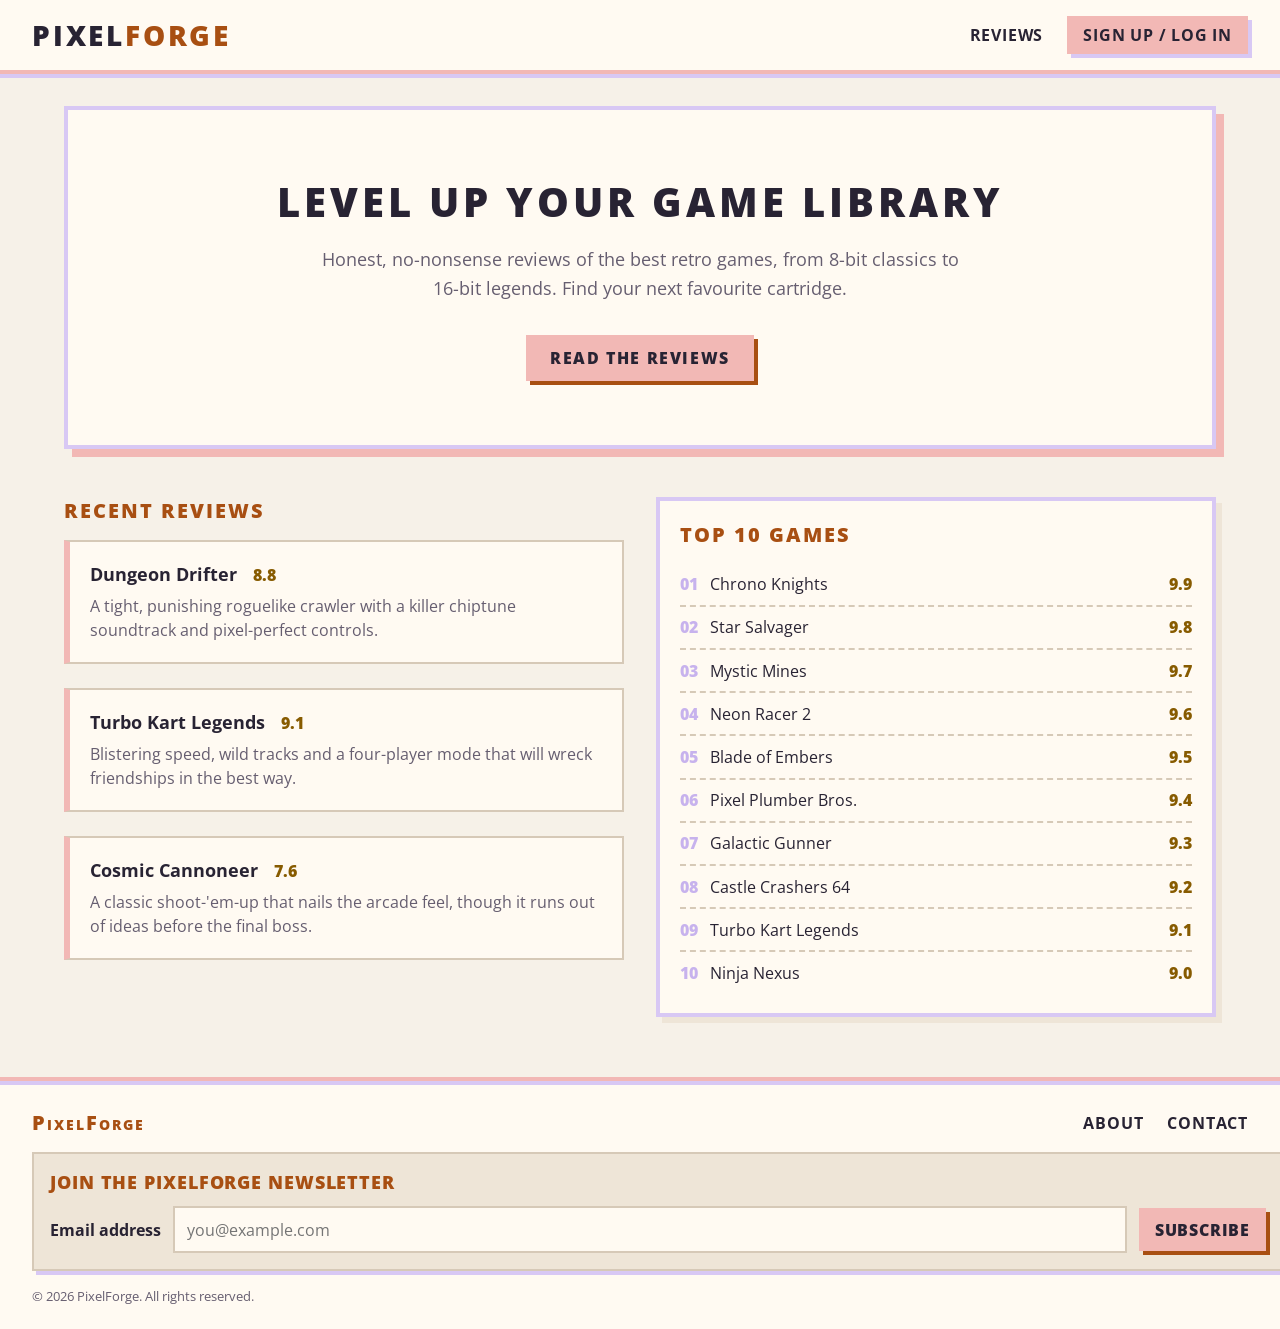
<file: index.html>
<!DOCTYPE html>
<html lang="en">
<head>
    <title>PixelForge | Homepage</title>
    <link rel="stylesheet" href="/styles.css">
</head>
<body>

    <header>
        <h1>Pixel<span>Forge</span></h1>
        <nav>
            <ul>
                <li><a href="#">Reviews</a></li>
                <li><a href="#" class="signup">Sign up / Log in</a></li>
            </ul>
        </nav>
    </header>

    <main>
        <section class="hero">
            <h2>Level up your game library</h2>
            <p>Honest, no-nonsense reviews of the best retro games, from 8-bit classics to 16-bit legends. Find your next favourite cartridge.</p>
            <a href="#" class="cta">Read the reviews</a>
        </section>

        <section class="highlights">
            <section>
                <h2>Recent Reviews</h2>
                <article>
                    <h3>Dungeon Drifter</h3>
                    <data value="8.8">8.8</data>
                    <p>A tight, punishing roguelike crawler with a killer chiptune soundtrack and pixel-perfect controls.</p>
                </article>
                <article>
                    <h3>Turbo Kart Legends</h3>
                    <data value="9.1">9.1</data>
                    <p>Blistering speed, wild tracks and a four-player mode that will wreck friendships in the best way.</p>
                </article>
                <article>
                    <h3>Cosmic Cannoneer</h3>
                    <data value="7.6">7.6</data>
                    <p>A classic shoot-'em-up that nails the arcade feel, though it runs out of ideas before the final boss.</p>
                </article>
            </section>

            <aside>
                <h2>Top 10 Games</h2>
                <ol>
                    <li><span>Chrono Knights</span><data value="9.9">9.9</data></li>
                    <li><span>Star Salvager</span><data value="9.8">9.8</data></li>
                    <li><span>Mystic Mines</span><data value="9.7">9.7</data></li>
                    <li><span>Neon Racer 2</span><data value="9.6">9.6</data></li>
                    <li><span>Blade of Embers</span><data value="9.5">9.5</data></li>
                    <li><span>Pixel Plumber Bros.</span><data value="9.4">9.4</data></li>
                    <li><span>Galactic Gunner</span><data value="9.3">9.3</data></li>
                    <li><span>Castle Crashers 64</span><data value="9.2">9.2</data></li>
                    <li><span>Turbo Kart Legends</span><data value="9.1">9.1</data></li>
                    <li><span>Ninja Nexus</span><data value="9.0">9.0</data></li>
                </ol>
            </aside>
        </section>
    </main>

    <footer>
        <p>PixelForge</p>
        <nav>
            <ul>
                <li><a href="/about.html">About</a></li>
                <li><a href="#">Contact</a></li>
            </ul>
        </nav>
        <section class="newsletter">
            <h2>Join the PixelForge newsletter</h2>
            <form>
                <label for="newsletter-email">Email address</label>
                <input id="newsletter-email" name="email" type="email" placeholder="you@example.com" required>
                <button type="submit">Subscribe</button>
            </form>
        </section>
        <small>&copy; 2026 PixelForge. All rights reserved.</small>
    </footer>

</body>
</html>
</file>
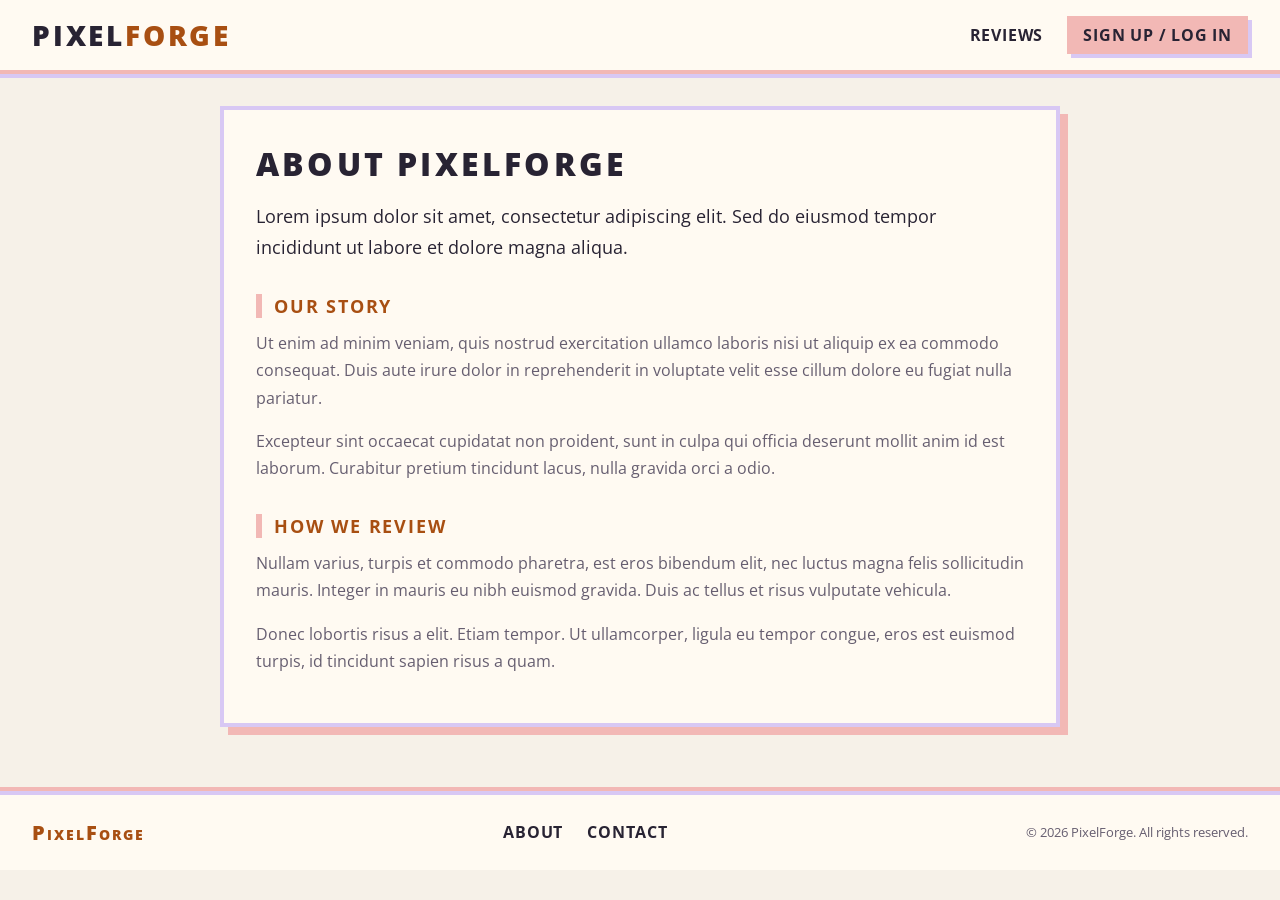
<file: about.html>
<!DOCTYPE html>
<html lang="en">
<head>
    <title>About | PixelForge</title>
    <link rel="stylesheet" href="/styles.css">
</head>
<body>

    <header>
        <h1>Pixel<span>Forge</span></h1>
        <nav>
            <ul>
                <li><a href="#">Reviews</a></li>
                <li><a href="#" class="signup">Sign up / Log in</a></li>
            </ul>
        </nav>
    </header>

    <main>
        <article class="about">
            <h2>About PixelForge</h2>
            <p class="intro">Lorem ipsum dolor sit amet, consectetur adipiscing elit. Sed do eiusmod tempor incididunt ut labore et dolore magna aliqua.</p>

            <h3>Our Story</h3>
            <p>Ut enim ad minim veniam, quis nostrud exercitation ullamco laboris nisi ut aliquip ex ea commodo consequat. Duis aute irure dolor in reprehenderit in voluptate velit esse cillum dolore eu fugiat nulla pariatur.</p>
            <p>Excepteur sint occaecat cupidatat non proident, sunt in culpa qui officia deserunt mollit anim id est laborum. Curabitur pretium tincidunt lacus, nulla gravida orci a odio.</p>

            <h3>How We Review</h3>
            <p>Nullam varius, turpis et commodo pharetra, est eros bibendum elit, nec luctus magna felis sollicitudin mauris. Integer in mauris eu nibh euismod gravida. Duis ac tellus et risus vulputate vehicula.</p>
            <p>Donec lobortis risus a elit. Etiam tempor. Ut ullamcorper, ligula eu tempor congue, eros est euismod turpis, id tincidunt sapien risus a quam.</p>
        </article>
    </main>

    <footer>
        <p>PixelForge</p>
        <nav>
            <ul>
                <li><a href="/about.html">About</a></li>
                <li><a href="#">Contact</a></li>
            </ul>
        </nav>
        <small>&copy; 2026 PixelForge. All rights reserved.</small>
    </footer>

</body>
</html>
</file>
<file: styles.css>
@import url('https://fonts.googleapis.com/css2?family=Open+Sans:ital,wght@0,300..800;1,300..800&display=swap');

:root {
    /* Backgrounds */
    --color-bg: #f6f1e8;
    --color-surface: #fffaf2;
    --color-surface-raised: #eee5d7;
    --color-border: #d6c9b7;

    /* Text */
    --color-text: #282333;
    --color-text-muted: #665e70;
    --color-text-disabled: #898191;

    /* Brand */
    --color-primary: #f2b8b5;
    --color-primary-hover: #f6c8bd;
    --color-secondary: #d8c8f4;
    --color-secondary-hover: #c7b2ed;
    --color-accent: #a84f12;

    /* Status */
    --color-success: #247a4b;
    --color-warning: #875b00;
    --color-danger: #b42318;
    --color-info: #087ca5;
}

* {
    margin: 0;
    padding: 0;
}
a {
    color: inherit;
}
body {
    font-family: "Open Sans", sans-serif;
    background-color: var(--color-bg);
    color: var(--color-text);
}

header {
    display: flex;
    align-items: center;
    justify-content: space-between;
    padding: 1rem 2rem;
    background-color: var(--color-surface);
    border-bottom: 4px solid var(--color-primary);
    box-shadow: 0 4px 0 var(--color-secondary);
}
header h1 {
    font-size: 1.75rem;
    font-weight: 800;
    letter-spacing: 0.1em;
    text-transform: uppercase;
}
header h1 span {
    color: var(--color-accent);
}
header nav ul {
    display: flex;
    align-items: center;
    gap: 1.5rem;
    list-style: none;
}
header nav a {
    text-decoration: none;
    font-weight: 700;
    text-transform: uppercase;
    letter-spacing: 0.05em;
}
header nav a:hover {
    color: var(--color-accent);
}
header nav .signup {
    padding: 0.5rem 1rem;
    background-color: var(--color-primary);
    box-shadow: 4px 4px 0 var(--color-secondary);
}
header nav .signup:hover {
    color: var(--color-text);
    background-color: var(--color-primary-hover);
}
header nav .signup:active {
    transform: translate(4px, 4px);
    box-shadow: none;
}

main {
    max-width: 72rem;
    margin: 0 auto;
    padding: 2rem;
}
main h2 {
    margin-bottom: 1rem;
    font-size: 1.25rem;
    font-weight: 800;
    letter-spacing: 0.1em;
    text-transform: uppercase;
    color: var(--color-accent);
}
main data {
    font-weight: 800;
    color: var(--color-warning);
}

.hero {
    margin-bottom: 3rem;
    padding: 4rem 2rem;
    text-align: center;
    background-color: var(--color-surface);
    border: 4px solid var(--color-secondary);
    box-shadow: 8px 8px 0 var(--color-primary);
}
.hero h2 {
    font-size: 2.5rem;
    color: var(--color-text);
}
.hero p {
    max-width: 40rem;
    margin: 0 auto 2rem;
    font-size: 1.125rem;
    line-height: 1.6;
    color: var(--color-text-muted);
}
.cta {
    display: inline-block;
    padding: 0.75rem 1.5rem;
    font-weight: 800;
    text-decoration: none;
    text-transform: uppercase;
    letter-spacing: 0.1em;
    background-color: var(--color-primary);
    box-shadow: 4px 4px 0 var(--color-accent);
}
.cta:hover {
    background-color: var(--color-primary-hover);
}
.cta:active {
    transform: translate(4px, 4px);
    box-shadow: none;
}

.highlights {
    display: grid;
    grid-template-columns: 1fr 1fr;
    gap: 2rem;
    align-items: start;
}
.highlights article {
    margin-bottom: 1.5rem;
    padding: 1.25rem;
    background-color: var(--color-surface);
    border: 2px solid var(--color-border);
    border-left: 6px solid var(--color-primary);
}
.highlights article h3 {
    display: inline-block;
    margin-right: 0.75rem;
    font-size: 1.125rem;
}
.highlights article p {
    margin-top: 0.5rem;
    line-height: 1.5;
    color: var(--color-text-muted);
}
.highlights aside {
    padding: 1.25rem;
    background-color: var(--color-surface);
    border: 4px solid var(--color-secondary);
    box-shadow: 6px 6px 0 var(--color-surface-raised);
}
.highlights ol {
    list-style: none;
    counter-reset: rank;
}
.highlights li {
    display: flex;
    align-items: center;
    gap: 0.75rem;
    padding: 0.6rem 0;
    border-bottom: 2px dashed var(--color-border);
    counter-increment: rank;
}
.highlights li:last-child {
    border-bottom: none;
}
.highlights li::before {
    content: counter(rank, decimal-leading-zero);
    font-weight: 800;
    color: var(--color-secondary-hover);
}
.highlights li span {
    flex: 1;
}

.about {
    max-width: 48rem;
    margin: 0 auto;
    padding: 2rem;
    background-color: var(--color-surface);
    border: 4px solid var(--color-secondary);
    box-shadow: 8px 8px 0 var(--color-primary);
}
.about h2 {
    font-size: 2rem;
    color: var(--color-text);
}
.about h3 {
    margin: 2rem 0 0.75rem;
    padding-left: 0.75rem;
    font-size: 1.125rem;
    text-transform: uppercase;
    letter-spacing: 0.1em;
    color: var(--color-accent);
    border-left: 6px solid var(--color-primary);
}
.about p {
    margin-bottom: 1rem;
    line-height: 1.7;
    color: var(--color-text-muted);
}
.about .intro {
    font-size: 1.125rem;
    color: var(--color-text);
}

footer {
    display: flex;
    flex-wrap: wrap;
    align-items: center;
    justify-content: space-between;
    gap: 1rem;
    margin-top: 2rem;
    padding: 1.5rem 2rem;
    background-color: var(--color-surface);
    border-top: 4px solid var(--color-secondary);
    box-shadow: 0 -4px 0 var(--color-primary);
}
footer p {
    font-size: 1.25rem;
    font-weight: 800;
    font-variant: small-caps;
    letter-spacing: 0.1em;
    color: var(--color-accent);
}
footer nav ul {
    display: flex;
    gap: 1.5rem;
    list-style: none;
}
footer nav a {
    text-decoration: none;
    font-weight: 700;
    text-transform: uppercase;
    letter-spacing: 0.05em;
}
footer nav a:hover {
    color: var(--color-accent);
}
footer .newsletter {
    flex: 1 0 100%;
    padding: 1rem;
    background-color: var(--color-surface-raised);
    border: 2px solid var(--color-border);
    box-shadow: 4px 4px 0 var(--color-secondary);
}
footer .newsletter h2 {
    margin-bottom: 0.75rem;
    font-size: 1.125rem;
    font-weight: 800;
    letter-spacing: 0.05em;
    text-transform: uppercase;
    color: var(--color-accent);
}
footer .newsletter form {
    display: flex;
    flex-wrap: wrap;
    align-items: center;
    gap: 0.75rem;
}
footer .newsletter label {
    font-weight: 700;
}
footer .newsletter input {
    flex: 1 1 14rem;
    min-width: 0;
    padding: 0.65rem 0.75rem;
    font: inherit;
    color: var(--color-text);
    background-color: var(--color-surface);
    border: 2px solid var(--color-border);
}
footer .newsletter input:focus {
    outline: 3px solid var(--color-secondary);
    outline-offset: 2px;
}
footer .newsletter button {
    padding: 0.65rem 1rem;
    font: inherit;
    font-weight: 800;
    text-transform: uppercase;
    letter-spacing: 0.05em;
    color: var(--color-text);
    background-color: var(--color-primary);
    border: 0;
    box-shadow: 4px 4px 0 var(--color-accent);
    cursor: pointer;
}
footer .newsletter button:hover {
    background-color: var(--color-primary-hover);
}
footer .newsletter button:active {
    transform: translate(4px, 4px);
    box-shadow: none;
}
footer small {
    color: var(--color-text-muted);
}

@media (max-width: 48rem) {
    .highlights {
        grid-template-columns: 1fr;
    }
}
</file>
